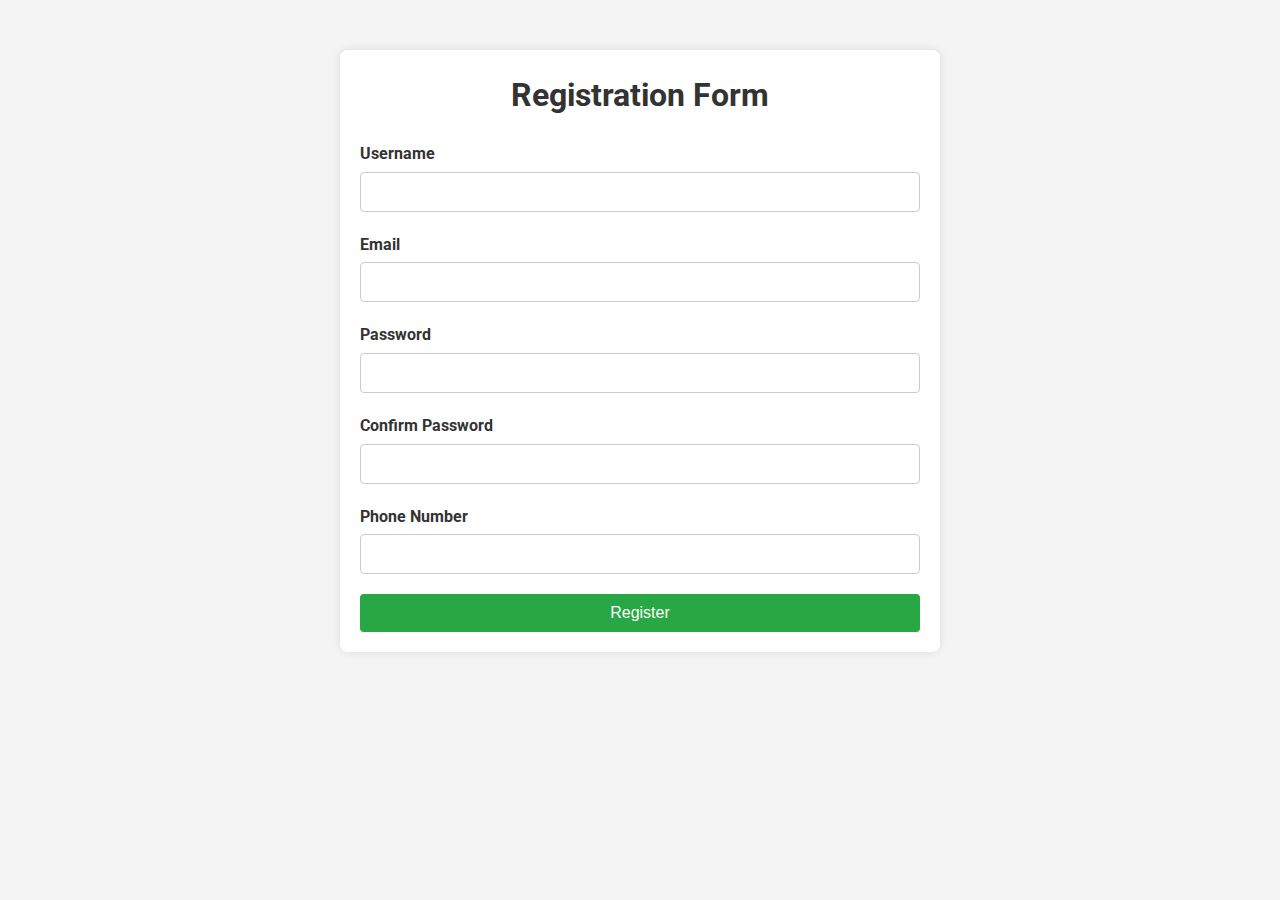
<file: Day1/index.html>
<!DOCTYPE html>
<html lang="en">
  <head>
    <meta charset="UTF-8" />
    <meta name="viewport" content="width=device-width, initial-scale=1.0" />
    <title>Custom Form Validator</title>
    <link rel="stylesheet" href="styles.css" />
  </head>
  <body>
    <div class="container" role="main">
      <h1>Registration Form</h1>
      <form action="" class="registrationForm" novalidate>
        <div class="form-group">
          <label for="username">Username</label>
          <input
            type="text"
            id="username"
            name="username"
            required
            aria-describedby="usernameError"
          />
          <small
            id="usernameError"
            class="error-message"
            aria-live="polite"
          ></small>
        </div>
        <div class="form-group">
          <label for="email">Email</label>
          <input
            type="email"
            id="email"
            name="email"
            required
            aria-describedby="emailError"
          />
          <small
            id="emailError"
            class="error-message"
            aria-live="polite"
          ></small>
        </div>
        <div class="form-group">
          <label for="password">Password</label>
          <input
            type="password"
            id="password"
            name="password"
            required
            aria-describedby="passwordError"
          />
          <small
            id="passwordError"
            class="error-message"
            aria-live="polite"
          ></small>
        </div>
        <div class="form-group">
          <label for="confirmPassword">Confirm Password</label>
          <input
            type="password"
            id="confirmPassword"
            name="confirmPassword"
            required
            aria-describedby="confirmPasswordError"
          />
          <small
            id="confirmPasswordError"
            class="error-message"
            aria-live="polite"
          ></small>
        </div>
        <div class="form-group">
          <label for="phone">Phone Number</label>
          <input
            type="tel"
            id="phone"
            name="phone"
            required
            aria-describedby="phoneError"
          />
          <small
            id="phoneError"
            class="error-message"
            aria-live="polite"
          ></small>
        </div>
        <button type="submit">Register</button>
      </form>
    </div>
    <script src="script.js"></script>
  </body>
</html>
</file>
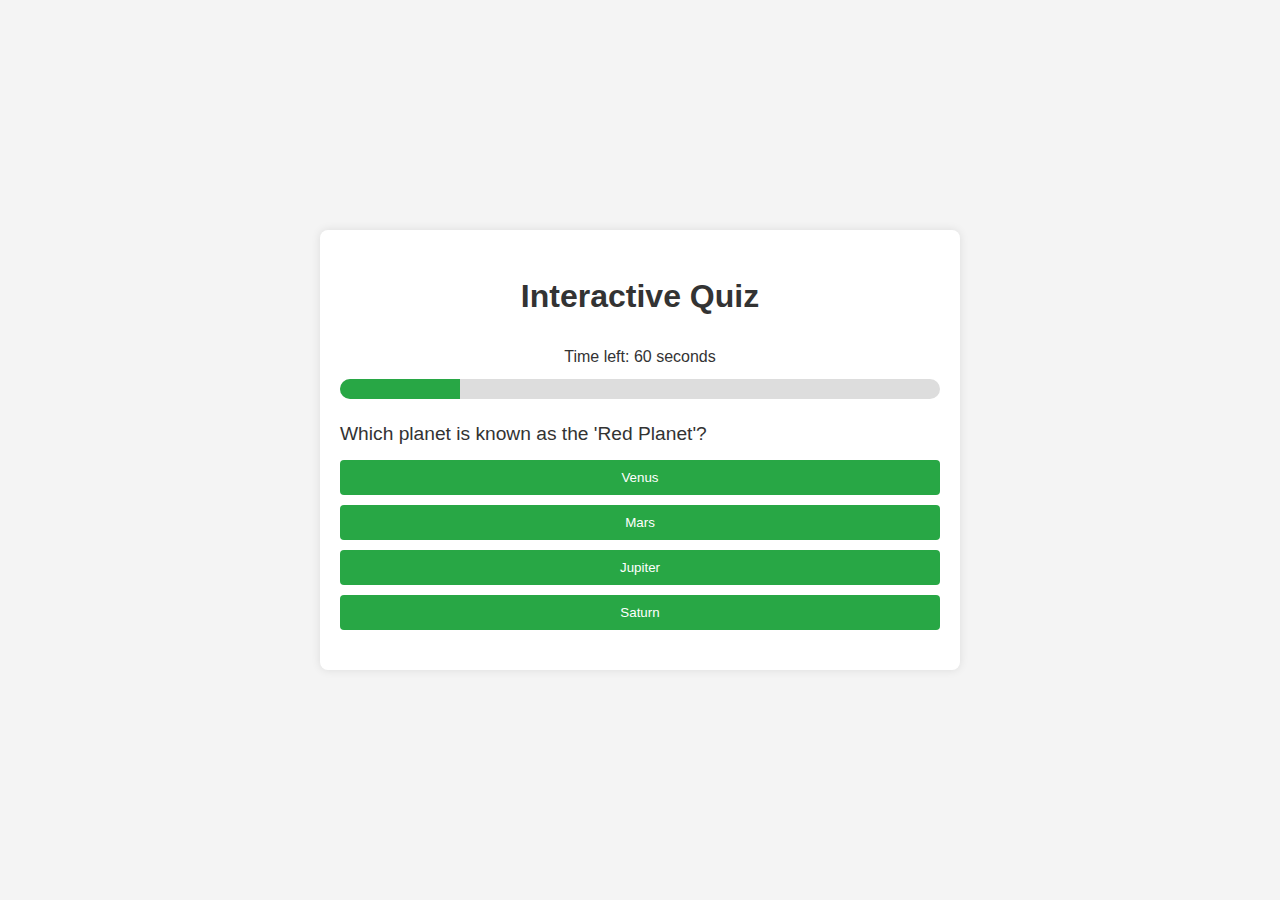
<file: Day2/index.html>
<!DOCTYPE html>
<html lang="en">
  <head>
    <meta charset="UTF-8" />
    <meta name="viewport" content="width=device-width, initial-scale=1.0" />
    <title>Interactive Quiz Application</title>
    <link rel="stylesheet" href="styles.css" />
  </head>
  <body>
    <div class="container">
      <div id="quiz-app">
        <div id="quiz-header">
          <h1>Interactive Quiz</h1>
          <div id="timer">
            Time left: <span id="time-left">60</span> seconds
          </div>
          <div id="progress-bar-container">
            <div id="progress-bar"></div>
          </div>
        </div>
        <div id="quiz-body">
          <div id="question-container">
            <div id="question"></div>
            <div id="options" class="options-container"></div>
          </div>
        </div>
        <div id="score-container" style="display: none">
          <h2>Quiz Completed!</h2>
          <p>Your final score: <span id="final-score"></span></p>
          <button id="restart-button">Restart Quiz</button>
        </div>
      </div>
    </div>
    <script src="script.js"></script>
  </body>
</html>
</file>
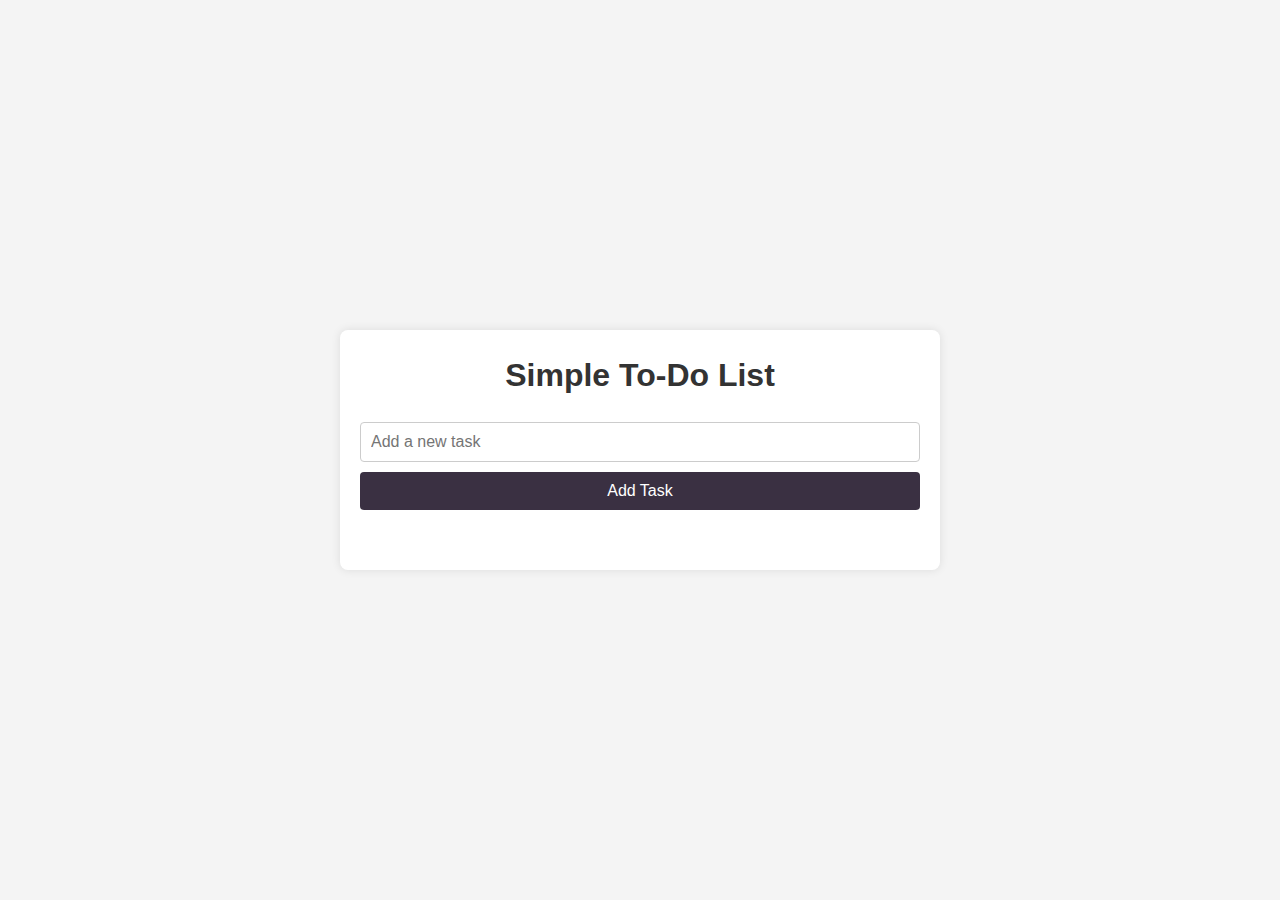
<file: Day3/index.html>
<!DOCTYPE html>
<html lang="en">
  <head>
    <meta charset="UTF-8" />
    <meta name="viewport" content="width=device-width, initial-scale=1.0" />
    <title>Simple To-Do List</title>
    <link rel="stylesheet" href="styles.css" />
  </head>
  <body>
    <div class="container">
      <h1>Simple To-Do List</h1>
      <input type="text" id="new-task" placeholder="Add a new task" />
      <button id="add-task">Add Task</button>
      <ul id="task-list"></ul>
    </div>
    <script src="script.js"></script>
  </body>
</html>
</file>
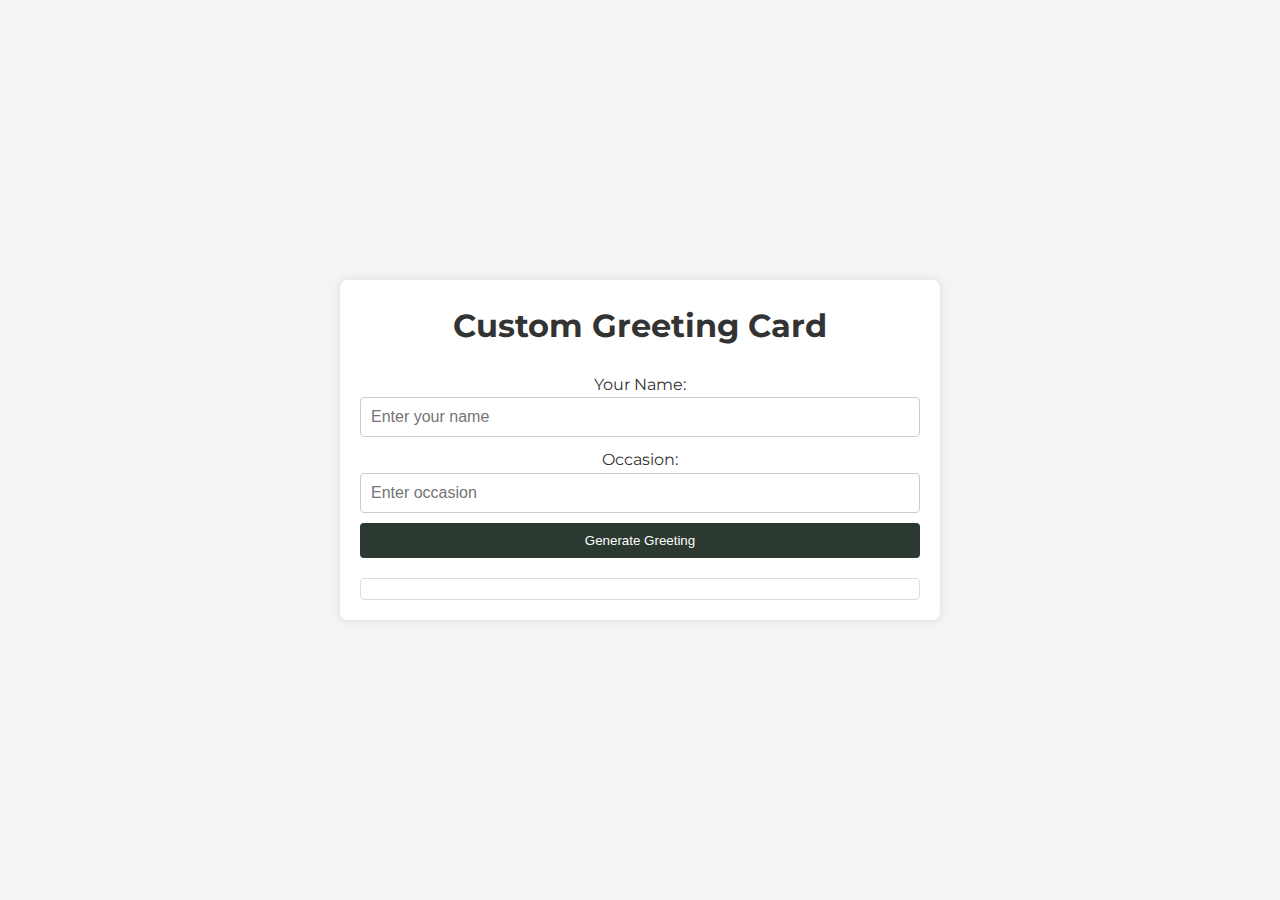
<file: Day4/index.html>
<!DOCTYPE html>
<html lang="en">
  <head>
    <meta charset="UTF-8" />
    <meta name="viewport" content="width=device-width, initial-scale=1.0" />
    <title>Custom Greeting Card</title>
    <link rel="stylesheet" href="styles.css" />
  </head>
  <body>
    <div class="container">
      <h1>Custom Greeting Card</h1>
      <label for="name">Your Name:</label>
      <input type="text" id="name" placeholder="Enter your name" />
      <label for="occasion">Occasion:</label>
      <input type="text" id="occasion" placeholder="Enter occasion" />
      <button id="generate">Generate Greeting</button>
      <div id="greeting"></div>
    </div>
    <script src="script.js"></script>
  </body>
</html>
</file>
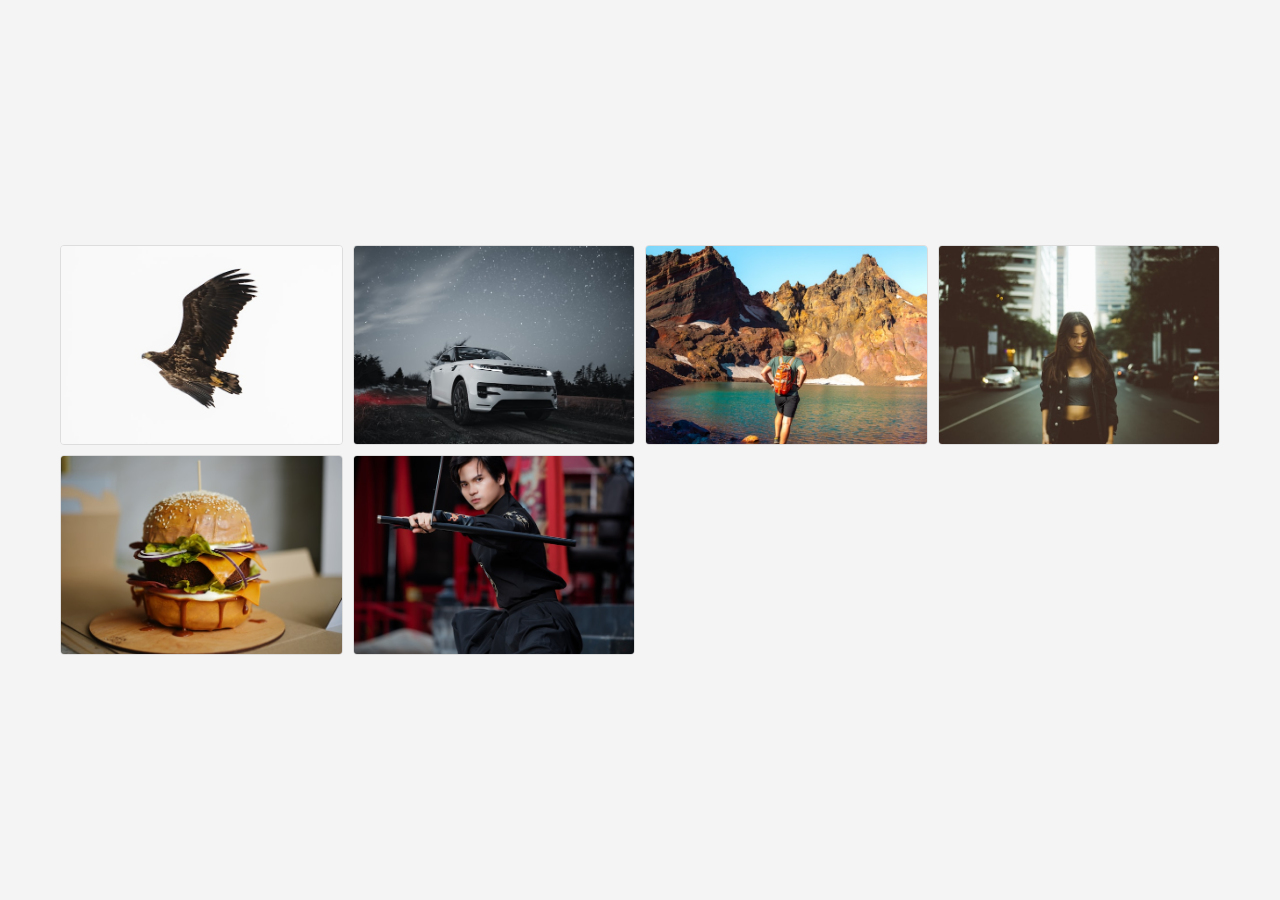
<file: Day5/index.html>
<!DOCTYPE html>
<html lang="en">
  <head>
    <meta charset="UTF-8" />
    <meta name="viewport" content="width=device-width, initial-scale=1.0" />
    <title>Simple Image Gallery</title>
    <link rel="stylesheet" href="./styles.css" />
  </head>
  <body>
    <div class="gallery">
      <div class="gallery-item">
        <img
          src="./img/benaja-germann-dQAOdMD-7K8-unsplash.jpg"
          alt="An eagle soaring"
        />
      </div>
      <div class="gallery-item">
        <img
          src="./img/erik-mclean-5bLHdeBukCo-unsplash.jpg"
          alt="A Range Rover"
        />
      </div>
      <div class="gallery-item">
        <img
          src="./img/holly-mandarich-3p9zaNwUtv8-unsplash.jpg"
          alt="A person staring at a mountain"
        />
      </div>
      <div class="gallery-item">
        <img
          src="./img/joshua-ferrer-1VJtJLT1lXo-unsplash.jpg"
          alt="A lady walking in the middle of the road"
        />
      </div>
      <div class="gallery-item">
        <img src="./img/liana-s-GPw17rBXxpk-unsplash.jpg" alt="A hamburger" />
      </div>
      <div class="gallery-item">
        <img
          src="./img/thao-lee-ZP2zMMHZrFs-unsplash.jpg"
          alt="A samurai holding his katana"
        />
      </div>
    </div>

    <div id="lightbox" class="lightbox" style="display: none">
      <img id="lightbox-image" />
      <button id="close-button">Close</button>
    </div>

    <script src="script.js"></script>
  </body>
</html>
</file>
<file: Day1/styles.css>
@import url("https://fonts.googleapis.com/css2?family=Montserrat:ital,wght@0,100..900;1,100..900&family=Roboto:ital,wght@0,100;0,300;0,400;0,500;0,700;0,900;1,100;1,300;1,400;1,500;1,700;1,900&display=swap");

* {
  margin: 0;
  padding: 0;
  box-sizing: border-box;
}

body {
  font-family: Roboto;
  background-color: #f4f4f4;
  color: #333;
  line-height: 1.6;
}

.container {
  max-width: 600px;
  margin: 50px auto;
  padding: 20px;
  background: #fff;
  box-shadow: 0 0 10px rgba(0, 0, 0, 0.1);
  border-radius: 8px;
}

/* Form Group Styling */
h1 {
  text-align: center;
  margin-bottom: 20px;
}

.form-group {
  margin-bottom: 20px;
}

label {
  display: block;
  margin-bottom: 5px;
  font-weight: bold;
}

input {
  width: 100%;
  padding: 10px;
  border: 1px solid #ccc;
  border-radius: 4px;
  font-size: 16px;
}

input:focus {
  outline: none;
  border-color: #28a745;
}

input.error {
  border-color: red;
}

input.error:focus {
  border-color: red;
}

input.error + .error-message {
  opacity: 1;
}

@keyframes shake {
  0%,
  100% {
    transform: translateX(0);
  }
  25% {
    transform: translateX(5px);
  }
  50% {
    transform: translateX(10px);
  }
  75% {
    transform: translateX(-5px);
  }
}

/* Button Styling */
button {
  width: 100%;
  padding: 10px;
  background-color: #28a745;
  color: white;
  border: none;
  border-radius: 4px;
  font-size: 16px;
  cursor: pointer;
  transition: background-color 0.3s ease;
}

button:hover {
  background-color: #218838;
}

/* Error Message Styling */
.error-message {
  color: red;
  font-size: 14px;
  display: block;
  margin-top: 5px;
}

/* Responsiveness */
@media (max-width: 768px) {
  .container {
    width: 80%;
    margin: 2rem auto;
    padding: 15px;
  }

  h1 {
    font-size: 24px;
  }

  label,
  input,
  button {
    font-size: 0.9rem;
  }

  .form-group {
    margin-bottom: 15px;
  }
}

@media (max-width: 600px) {
  .container {
    width: 75%;
    margin: 2rem auto;
  }

  h1 {
    font-size: 20px;
  }

  input,
  button {
    font-size: 12px;
  }
}

@media (max-width: 480px) {
  .container {
    width: 70%;
    margin: 1rem auto;
    padding: 10px;
  }

  h1 {
    font-size: 18px;
  }

  label,
  input,
  button {
    font-size: 0.8rem;
  }
}

@media (max-width: 320px) {
  .container {
    width: 70%;
    margin: 1rem auto;
    padding: 8px;
  }

  h1 {
    font-size: 14px;
  }

  label,
  input,
  button {
    font-size: 0.6rem;
  }

  .form-group {
    margin-bottom: 8px;
  }
}
</file>
<file: Day2/styles.css>
/* styles.css */

body {
  font-family: Arial, sans-serif;
  background-color: #f4f4f4;
  color: #333;
  line-height: 1.6;
  margin: 0;
  padding: 0;
  display: flex;
  justify-content: center;
  align-items: center;
  height: 100vh;
}

.container {
  max-width: 600px;
  width: 90%;
  margin: 20px auto;
  padding: 20px;
  background: #fff;
  box-shadow: 0 0 10px rgba(0, 0, 0, 0.1);
  border-radius: 8px;
}

#quiz-header {
  text-align: center;
  margin-bottom: 20px;
}

#timer {
  margin-bottom: 10px;
}

#progress-bar-container {
  width: 100%;
  background-color: #ddd;
  border-radius: 20px;
  overflow: hidden;
}

#progress-bar {
  height: 20px;
  background-color: #28a745;
  width: 0%;
  transition: width 0.3s ease;
}

#quiz-body {
  margin-bottom: 20px;
}

#question {
  margin-bottom: 10px;
  font-size: 1.2rem;
}

#options {
  margin-bottom: 20px;
}

#options button {
  display: block;
  width: 100%;
  padding: 10px;
  margin-bottom: 10px;
  background-color: #28a745;
  color: white;
  border: none;
  border-radius: 4px;
  cursor: pointer;
  transition: background-color 0.3s ease;
}

#options button:hover {
  background-color: #218838;
}

#next-button {
  width: 100%;
  padding: 10px;
  background-color: #28a745;
  color: white;
  border: none;
  border-radius: 4px;
  cursor: pointer;
  transition: background-color 0.3s ease;
}

#next-button:hover {
  background-color: #218838;
}

#score-container {
  text-align: center;
}

#restart-button {
  width: 100%;
  padding: 10px;
  background-color: #28a745;
  color: white;
  border: none;
  border-radius: 4px;
  cursor: pointer;
  transition: background-color 0.3s ease;
}

#restart-button:hover {
  background-color: #218838;
}

/* Responsive Design */
@media (max-width: 768px) {
  .container {
    width: 95%;
    margin: 10px auto;
    padding: 15px;
  }

  h1 {
    font-size: 20px;
  }

  #question,
  #options button,
  #next-button,
  #restart-button {
    font-size: 0.9rem;
  }
}

@media (max-width: 480px) {
  .container {
    width: 98%;
    margin: 5px auto;
    padding: 10px;
  }

  h1 {
    font-size: 18px;
  }

  #question,
  #options button,
  #next-button,
  #restart-button {
    font-size: 0.8rem;
  }
}
</file>
<file: Day3/styles.css>
* {
  margin: 0;
  padding: 0;
  box-sizing: border-box;
}

body {
  font-family: Arial, sans-serif;
  background-color: #f4f4f4;
  color: #333;
  line-height: 1.6;
  margin: 0;
  padding: 0;
  display: flex;
  justify-content: center;
  align-items: center;
  height: 100vh;
}

.container {
  max-width: 600px;
  width: 100%;
  margin: 20px auto;
  padding: 20px;
  background: #fff;
  box-shadow: 0 0 10px rgba(0, 0, 0, 0.1);
  border-radius: 8px;
  display: flex;
  flex-direction: column;
  align-items: center;
}

h1 {
  text-align: center;
  margin-bottom: 20px;
}

input {
  width: 100%;
  padding: 10px;
  margin-bottom: 10px;
  border: 1px solid #ccc;
  border-radius: 4px;
  font-size: 16px;
}

button {
  width: 100%;
  padding: 10px;
  background-color: #3a3042;
  color: white;
  border: none;
  border-radius: 4px;
  font-size: 16px;
  cursor: pointer;
  transition: background-color 0.3s ease;
  margin-bottom: 20px;
}

button:hover {
  background-color: #331832;
}

#task-list {
  list-style: none;
  padding: 0;
  width: 100%;
  margin-top: 20px;
  padding: 0;
}

#task-list li {
  background: #f9f9f9f9;
  margin-bottom: 15px;
  padding: 15px;
  border: 1px solid #ddd;
  border-radius: 4px;
  display: flex;
  justify-content: space-between;
  align-items: center;
}

#task-list li.completed {
  text-decoration: line-through;
  color: #888;
}

#task-list li button {
  background: #dc3545;
  color: white;
  border: none;
  border-radius: 4px;
  padding: 5px 15px;
  cursor: pointer;
  transition: background-color 0.3s ease;
  font-size: 14px;
  margin-left: 10px;
  width: 80px;
}

#task-list li button:hover {
  background: #a71d2a;
}

@media (max-width: 768px) {
  .container {
    width: 95%;
    margin: 10px auto;
    padding: 15px;
  }

  input,
  button {
    font-size: 0.9rem;
  }
}

@media (max-width: 480px) {
  .container {
    width: 98%;
    margin: 5px auto;
    padding: 10px;
  }

  input,
  button {
    font-size: 0.8rem;
  }
}
</file>
<file: Day4/styles.css>
@import url("https://fonts.googleapis.com/css2?family=Montserrat:ital,wght@0,100..900;1,100..900&display=swap");

* {
  margin: 0;
  padding: 0;
  box-sizing: border-box;
}

body {
  font-family: Montserrat, sans-serif;
  background-color: #f4f4f4;
  color: #333;
  line-height: 1.6;
  margin: 0;
  padding: 0;
  display: flex;
  justify-content: center;
  align-items: center;
  height: 100vh;
}

.container {
  max-width: 600px;
  width: 90%;
  margin: 20px auto;
  padding: 20px;
  background: #fff;
  box-shadow: 0 0 10px rgba(0, 0, 0, 0.1);
  border-radius: 8px;
  text-align: center;
}

h1 {
  margin-bottom: 20px;
}

input {
  display: block;
  width: 100%;
  padding: 10px;
  margin-bottom: 10px;
  border: 1px solid #ccc;
  border-radius: 4px;
  font-size: 16px;
}

button {
  width: 100%;
  padding: 10px;
  background-color: #2c3930;
  color: white;
  border: none;
  border-radius: 4px;
  cursor: pointer;
  transition: background-color 0.3s ease;
}

button:hover {
  background-color: #3f4f44;
}

#greeting {
  margin-top: 20px;
  font-size: 1.5rem;
  padding: 10px;
  border: 1px solid #ddd;
  border-radius: 4px;
}
</file>
<file: Day5/styles.css>
* {
  margin: 0;
  padding: 0;
  box-sizing: border-box;
}

body {
  font-family: Arial, sans-serif;
  background-color: #f4f4f4;
  color: #333;
  line-height: 1.6;
  margin: 0;
  padding: 0;
  min-height: 100vh;
  display: flex;
  justify-content: center;
  align-items: center;
}

.gallery {
  display: grid;
  grid-template-columns: repeat(auto-fit, minmax(250px, 1fr));
  gap: 10px;
  padding: 20px;
  width: 100%;
  max-width: 1200px;
  margin: 0 auto;
}

.gallery-item {
  cursor: pointer;
  display: flex;
  flex-direction: column;
  align-items: center;
  overflow: hidden;
  height: 200px;
}

.gallery-item img {
  width: 100%;
  height: 100%;
  object-fit: cover;
  border: 1px solid #ddd;
  border-radius: 4px;
  transition: transform 0.3s ease;
}

.gallery-item:hover img {
  transform: scale(1.05);
}

#lightbox {
  position: fixed;
  top: 0;
  left: 0;
  width: 100%;
  height: 100%;
  background: rgba(0, 0, 0, 0.8);
  z-index: 1000;
  display: none; /* Hidden by default */
  justify-content: center;
  align-items: center;
}

#lightbox-image {
  max-width: 90%;
  max-height: 90%;
  border: 1px solid #ddd;
  border-radius: 4px;
}

#close-button {
  position: absolute;
  top: 20px;
  right: 20px;
  background: #fff;
  border: none;
  padding: 10px 20px;
  border-radius: 4px;
  cursor: pointer;
  font-size: 16px;
}

#close-button:hover {
  background: #f4f4f4;
}
button:hover {
  background: #f4f4f4;
}

@media (max-width: 768px) {
  .gallery {
    grid-template-columns: repeat(2, 1fr);
  }
}

@media (max-width: 480px) {
  .gallery {
    grid-template-columns: 1fr;
  }
}
</file>
